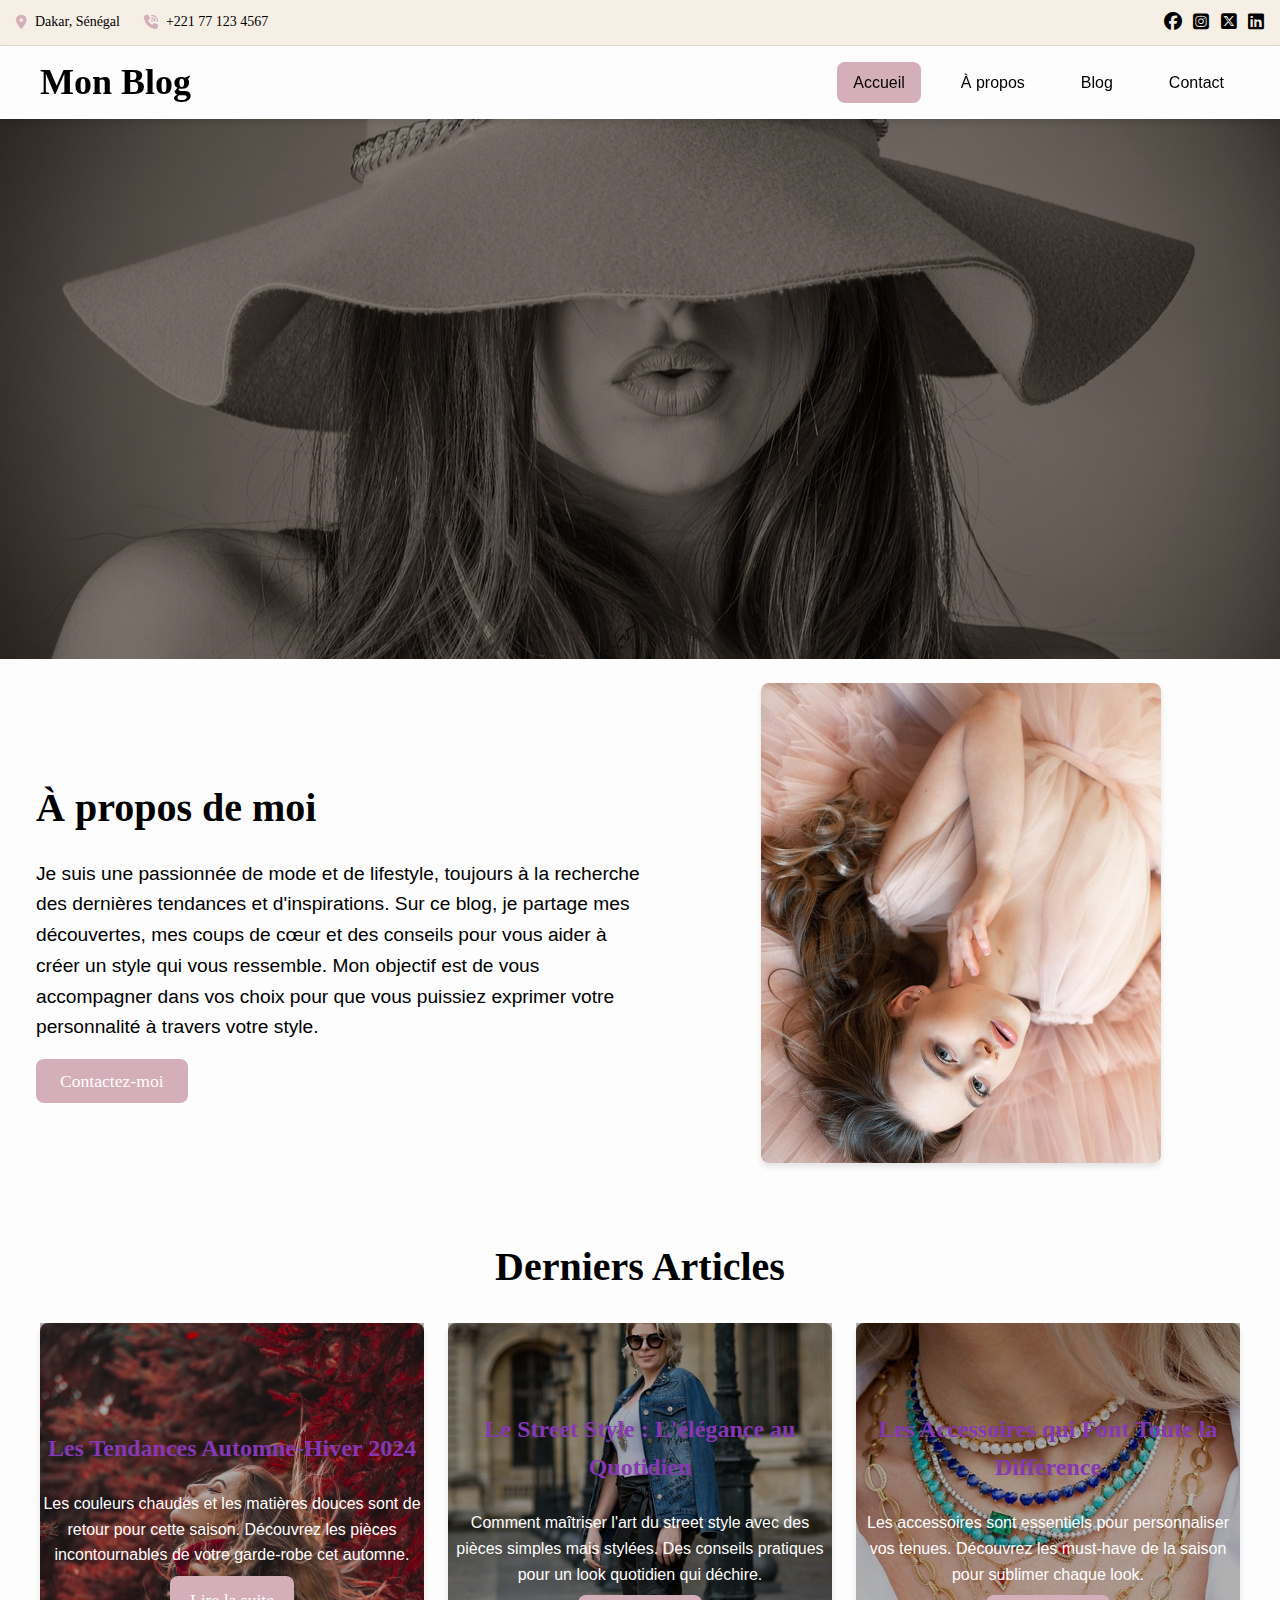
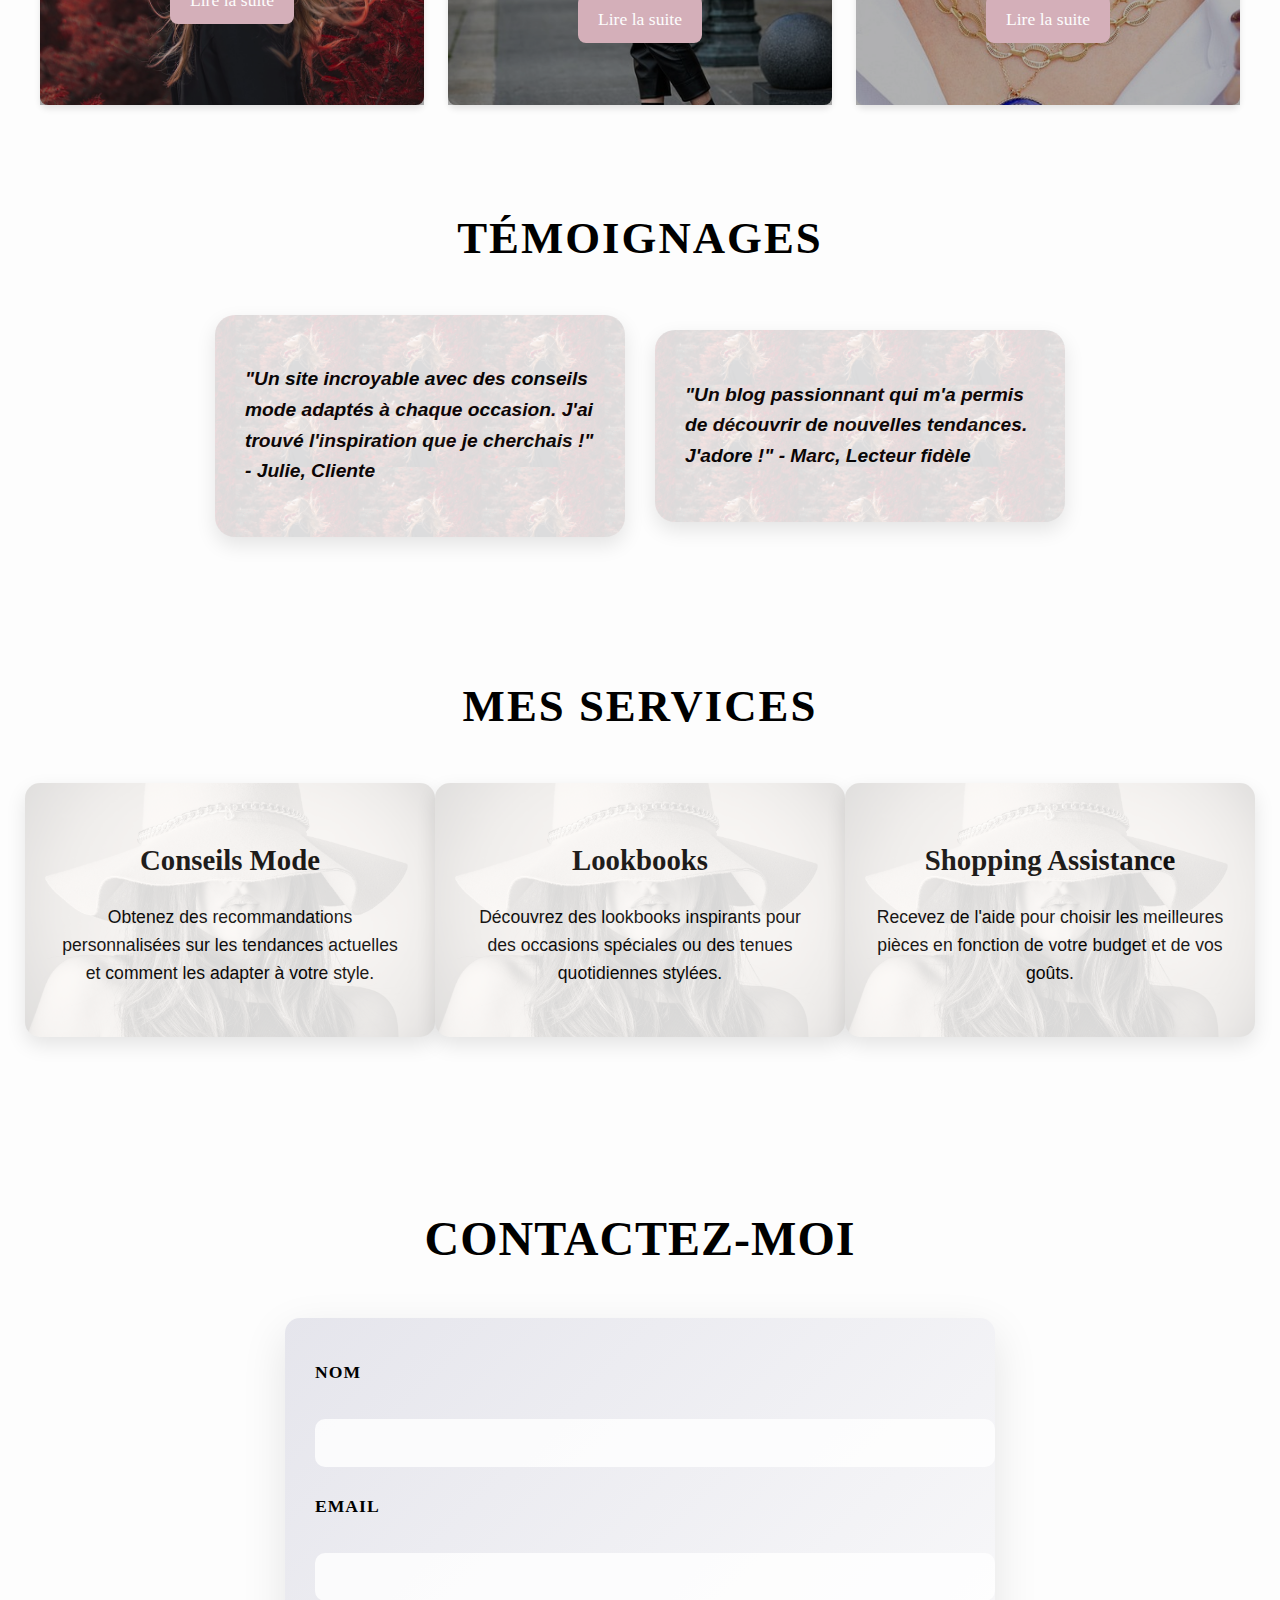
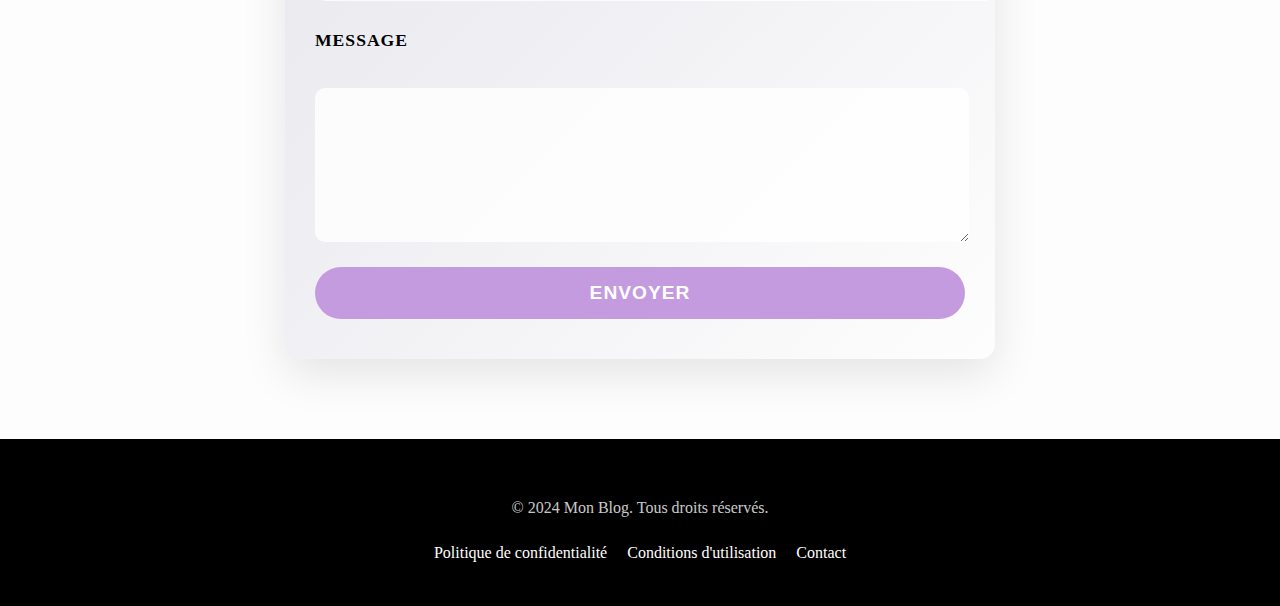
<file: index.html>
<!DOCTYPE html>
<html lang="en">
<head>
    <meta charset="UTF-8">
    <meta name="viewport" content="width=device-width, initial-scale=1.0">
    <title>Blog - Accueil</title>
    <link href="https://cdnjs.cloudflare.com/ajax/libs/font-awesome/6.5.2/css/all.min.css" rel="stylesheet">

    <!-- Lien vers les styles CSS -->
    <link rel="stylesheet" href="css/style.css">
</head>
<body>
    <!-- Header Section -->
    <header class="top-header">
        <div class="header-content">
            <div class="left-info">
                <span class="location"><i class="fa-solid fa-location-dot"></i> Dakar, Sénégal</span>
                <span class="phone"><i class="fa-solid fa-phone-volume"></i> +221 77 123 4567</span>
            </div>
            <div class="social-icons">
                <a href="#"><i class="fa-brands fa-facebook"></i></a>
                <a href="#"><i class="fa-brands fa-square-instagram"></i></a>
                <a href="#"><i class="fa-brands fa-square-x-twitter"></i></a>
                <a href="#"><i class="fa-brands fa-linkedin"></i></a>
            </div>
        </div>
    </header>

    <!-- Navbar Section -->
    <nav class="main-navbar mobile">
      <div class="navbar-content">
        <div class="logo">Mon Blog</div>
        <div class="nav-links mobile">
          <a href="index.html" class="active">Accueil</a>
          <a href="pages/about.html">À propos</a>
          <a href="pages/blog.html">Blog</a>
          <a href="pages/contact.html">Contact</a>
        </div>
        <button class="hamburger" aria-label="Menu">
          <i class="fa-solid fa-bars"></i>
        </button>
      </div>
    </nav>

    <!-- Accueil Section -->
    <div class="hero-section">
      <div class="hero-image" style="background-image: url('img/background.jpg');">
        <div class="overlay">
          <div class="hero-content">
              <h1>Bienvenue sur mon blog</h1>
              <p>Explorez mon univers et celle du blog.</p>
              <a href="pages/blog.html" class="cta-button">Découvrez mes articles</a>
          </div>
        </div>
      </div>
    </div>

    <!-- À propos Section -->
    <section class="about-section">
      <div class="about-container">
        <div class="about-text">
          <h2>À propos de moi</h2>
          <p>
            Je suis une passionnée de mode et de lifestyle, toujours à la recherche des dernières tendances
            et d'inspirations. Sur ce blog, je partage mes découvertes, mes coups de cœur et des conseils pour
            vous aider à créer un style qui vous ressemble. Mon objectif est de vous accompagner dans vos choix
            pour que vous puissiez exprimer votre personnalité à travers votre style.
          </p>
          <a href="pages/contact.html" class="cta-button">Contactez-moi</a>
        </div>
        <div class="about-image">
          <img src="img/apropos.jpg" alt="Ma photo">
        </div>
      </div>
    </section>

     <!-- Latest Blog Posts -->
      
     <!-- Derniers Articles -->
    
    
    <section class="latest-posts">
      <h2>Derniers Articles</h2>
    
      <div class="container">
        <div class="card" style="background-image: url('img/article1.jpg');">
          <div class="card-content">
            <h3>Les Tendances Automne-Hiver 2024</h3>
            <p>Les couleurs chaudes et les matières douces sont de retour pour cette saison. Découvrez les pièces incontournables de votre garde-robe cet automne.</p>
            <a href="post.html" class="btn">Lire la suite</a>
          </div>
        </div>
        <div class="card" style="background-image: url('img/article2.jpg');">
          <div class="card-content">
            <h3>Le Street Style : L'élégance au Quotidien</h3>
            <p>Comment maîtriser l'art du street style avec des pièces simples mais stylées. Des conseils pratiques pour un look quotidien qui déchire.</p>
            <a href="post.html" class="btn">Lire la suite</a>
          </div>
        </div>
        <div class="card" style="background-image: url('img/article3.jpg');">
          <div class="card-content">
            <h3>Les Accessoires qui Font Toute la Différence</h3>
            <p>Les accessoires sont essentiels pour personnaliser vos tenues. Découvrez les must-have de la saison pour sublimer chaque look.</p>
            <a href="post.html" class="btn">Lire la suite</a>
          </div>
        </div>
      </div>
    
    </section>

    <section class="testimonials">
      <h2>Témoignages</h2>
      <div class="container">
        <div class="testimonial-card">
          <p>"Un site incroyable avec des conseils mode adaptés à chaque occasion. J'ai trouvé l'inspiration que je cherchais !" - Julie, Cliente</p>
        </div>
        <div class="testimonial-card">
          <p>"Un blog passionnant qui m'a permis de découvrir de nouvelles tendances. J'adore !" - Marc, Lecteur fidèle</p>
        </div>
      </div>
    </section>


    <section class="services">
      <h2>Mes Services</h2>
      <div class="container">
        <div class="service-card">
          <h3>Conseils Mode</h3>
          <p>Obtenez des recommandations personnalisées sur les tendances actuelles et comment les adapter à votre style.</p>
        </div>
        <div class="service-card">
          <h3>Lookbooks</h3>
          <p>Découvrez des lookbooks inspirants pour des occasions spéciales ou des tenues quotidiennes stylées.</p>
        </div>
        <div class="service-card">
          <h3>Shopping Assistance</h3>
          <p>Recevez de l'aide pour choisir les meilleures pièces en fonction de votre budget et de vos goûts.</p>
        </div>
      </div>
    </section>


    <section class="contact">
      <h2>Contactez-moi</h2>
      <form action="#" method="POST">
        <label for="name">Nom</label>
        <input type="text" id="name" name="name" required>
        
        <label for="email">Email</label>
        <input type="email" id="email" name="email" required>
        
        <label for="message">Message</label>
        <textarea id="message" name="message" required></textarea>
        
        <button type="submit" class="btn">Envoyer</button>
      </form>
    </section>




    
    <!-- Footer -->
    <footer>
      <div class="footer-content">
        <p>&copy; 2024 Mon Blog. Tous droits réservés.</p>
        <div class="footer-links">
          <a href="#">Politique de confidentialité</a>
          <a href="#">Conditions d'utilisation</a>
          <a href="#">Contact</a>
        </div>
      </div>
    </footer>



  
  
  


  
      




    <script src="script.js"></script>




</body>
</html>
</file>
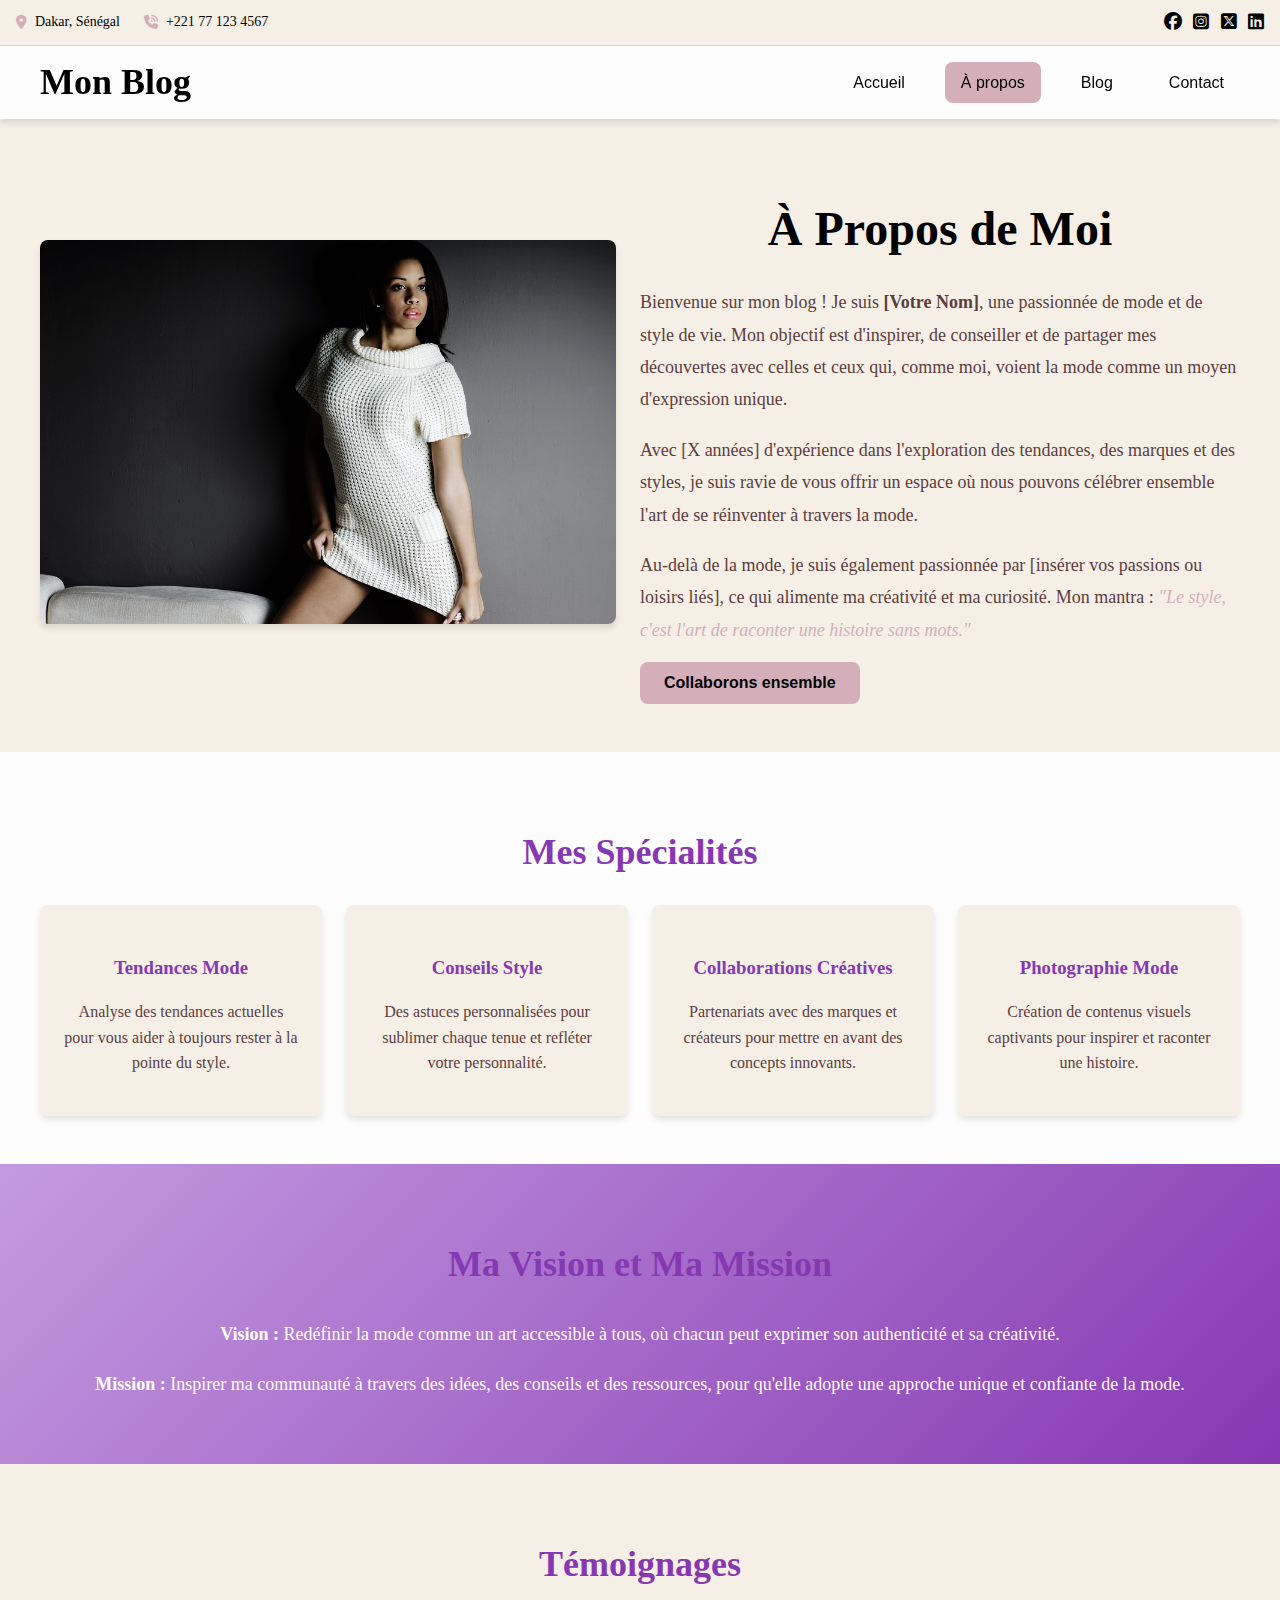
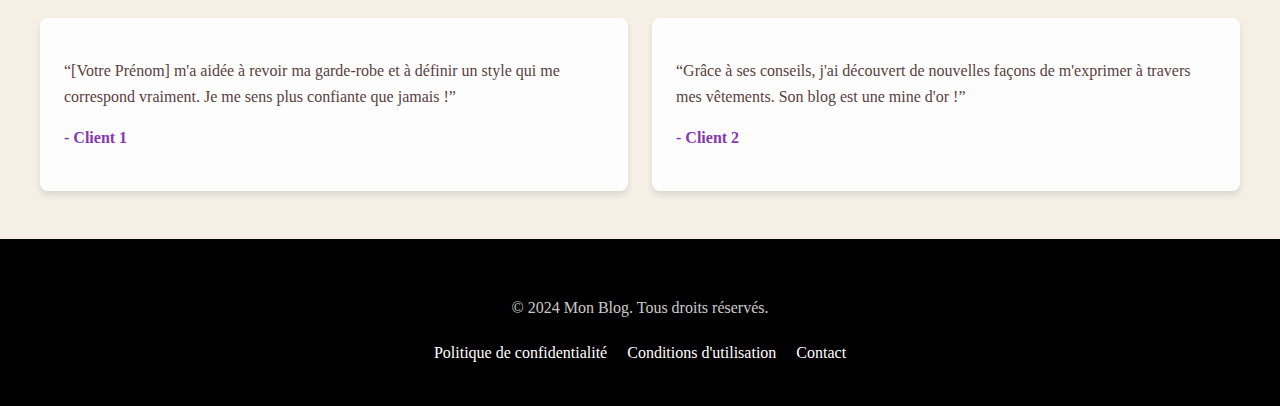
<file: pages/about.html>
<!DOCTYPE html>
<html lang="en">
<head>
    <meta charset="UTF-8">
    <meta name="viewport" content="width=device-width, initial-scale=1.0">
    <title>Blog - Accueil</title>
    <link href="https://cdnjs.cloudflare.com/ajax/libs/font-awesome/6.5.2/css/all.min.css" rel="stylesheet">

    <!-- Lien vers les styles CSS -->
    <link rel="stylesheet" href="../css/about.css">
</head>
<body>
    <!-- Header Section -->
    <header class="top-header">
        <div class="header-content">
            <div class="left-info">
                <span class="location"><i class="fa-solid fa-location-dot"></i> Dakar, Sénégal</span>
                <span class="phone"><i class="fa-solid fa-phone-volume"></i> +221 77 123 4567</span>
            </div>
            <div class="social-icons">
                <a href="#"><i class="fa-brands fa-facebook"></i></a>
                <a href="#"><i class="fa-brands fa-square-instagram"></i></a>
                <a href="#"><i class="fa-brands fa-square-x-twitter"></i></a>
                <a href="#"><i class="fa-brands fa-linkedin"></i></a>
            </div>
        </div>
    </header>

    <!-- Navbar Section -->
    <nav class="main-navbar mobile">
      <div class="navbar-content">
        <div class="logo">Mon Blog</div>
        <div class="nav-links mobile">
          <a href="../index.html">Accueil</a>
          <a href="about.html" class="active">À propos</a>
          <a href="blog.html">Blog</a>
          <a href="contact.html">Contact</a>
        </div>
        <button class="hamburger" aria-label="Menu">
          <i class="fa-solid fa-bars"></i>
        </button>
      </div>
    </nav>


    <section class="about-section">
      <div class="container">
        <div class="about-image">
          <img src="../img/about.jpg" alt="Photo de profil">
        </div>
        <div class="about-text">
          <h1 class="section-title">À Propos de Moi</h1>
          <p>
            Bienvenue sur mon blog ! Je suis <strong>[Votre Nom]</strong>, une passionnée de mode et de style de vie. 
            Mon objectif est d'inspirer, de conseiller et de partager mes découvertes avec celles et ceux qui, comme moi, 
            voient la mode comme un moyen d'expression unique.
          </p>
          <p>
            Avec [X années] d'expérience dans l'exploration des tendances, des marques et des styles, je suis ravie de 
            vous offrir un espace où nous pouvons célébrer ensemble l'art de se réinventer à travers la mode.
          </p>
          <p>
            Au-delà de la mode, je suis également passionnée par [insérer vos passions ou loisirs liés], ce qui alimente 
            ma créativité et ma curiosité. Mon mantra : <em>"Le style, c'est l'art de raconter une histoire sans mots."</em>
          </p>
          <a href="contact.html" class="btn">Collaborons ensemble</a>
        </div>
      </div>
    </section>
    
    
    <!-- Skills Section -->
    <section class="skills-section">
      <div class="container">
        <h2 class="section-title">Mes Spécialités</h2>
        <div class="skills-grid">
          <div class="skill-item">
            <h3>Tendances Mode</h3>
            <p>Analyse des tendances actuelles pour vous aider à toujours rester à la pointe du style.</p>
          </div>
          <div class="skill-item">
            <h3>Conseils Style</h3>
            <p>Des astuces personnalisées pour sublimer chaque tenue et refléter votre personnalité.</p>
          </div>
          <div class="skill-item">
            <h3>Collaborations Créatives</h3>
            <p>Partenariats avec des marques et créateurs pour mettre en avant des concepts innovants.</p>
          </div>
          <div class="skill-item">
            <h3>Photographie Mode</h3>
            <p>Création de contenus visuels captivants pour inspirer et raconter une histoire.</p>
          </div>
        </div>
      </div>
    </section>
    
    <!-- Vision & Mission Section -->
    <section class="vision-mission">
      <div class="container">
        <h2 class="section-title">Ma Vision et Ma Mission</h2>
        <p><strong>Vision :</strong> Redéfinir la mode comme un art accessible à tous, où chacun peut exprimer son authenticité et sa créativité.</p>
        <p><strong>Mission :</strong> Inspirer ma communauté à travers des idées, des conseils et des ressources, pour qu'elle adopte une approche unique et confiante de la mode.</p>
      </div>
    </section>
    
    <!-- Testimonials Section -->
    <section class="testimonials-section">
      <div class="container">
        <h2 class="section-title">Témoignages</h2>
        <div class="testimonials">
          <div class="testimonial">
            <p>“[Votre Prénom] m'a aidée à revoir ma garde-robe et à définir un style qui me correspond vraiment. Je me sens plus confiante que jamais !”</p>
            <p class="author">- Client 1</p>
          </div>
          <div class="testimonial">
            <p>“Grâce à ses conseils, j'ai découvert de nouvelles façons de m'exprimer à travers mes vêtements. Son blog est une mine d'or !”</p>
            <p class="author">- Client 2</p>
          </div>
        </div>
      </div>
    </section>
    
    
  

    <!-- Footer -->
    <footer>
      <div class="footer-content">
        <p>&copy; 2024 Mon Blog. Tous droits réservés.</p>
        <div class="footer-links">
          <a href="#">Politique de confidentialité</a>
          <a href="#">Conditions d'utilisation</a>
          <a href="#">Contact</a>
        </div>
      </div>
    </footer>




    <script src="../script.js"></script>




</body>
</html>
</file>
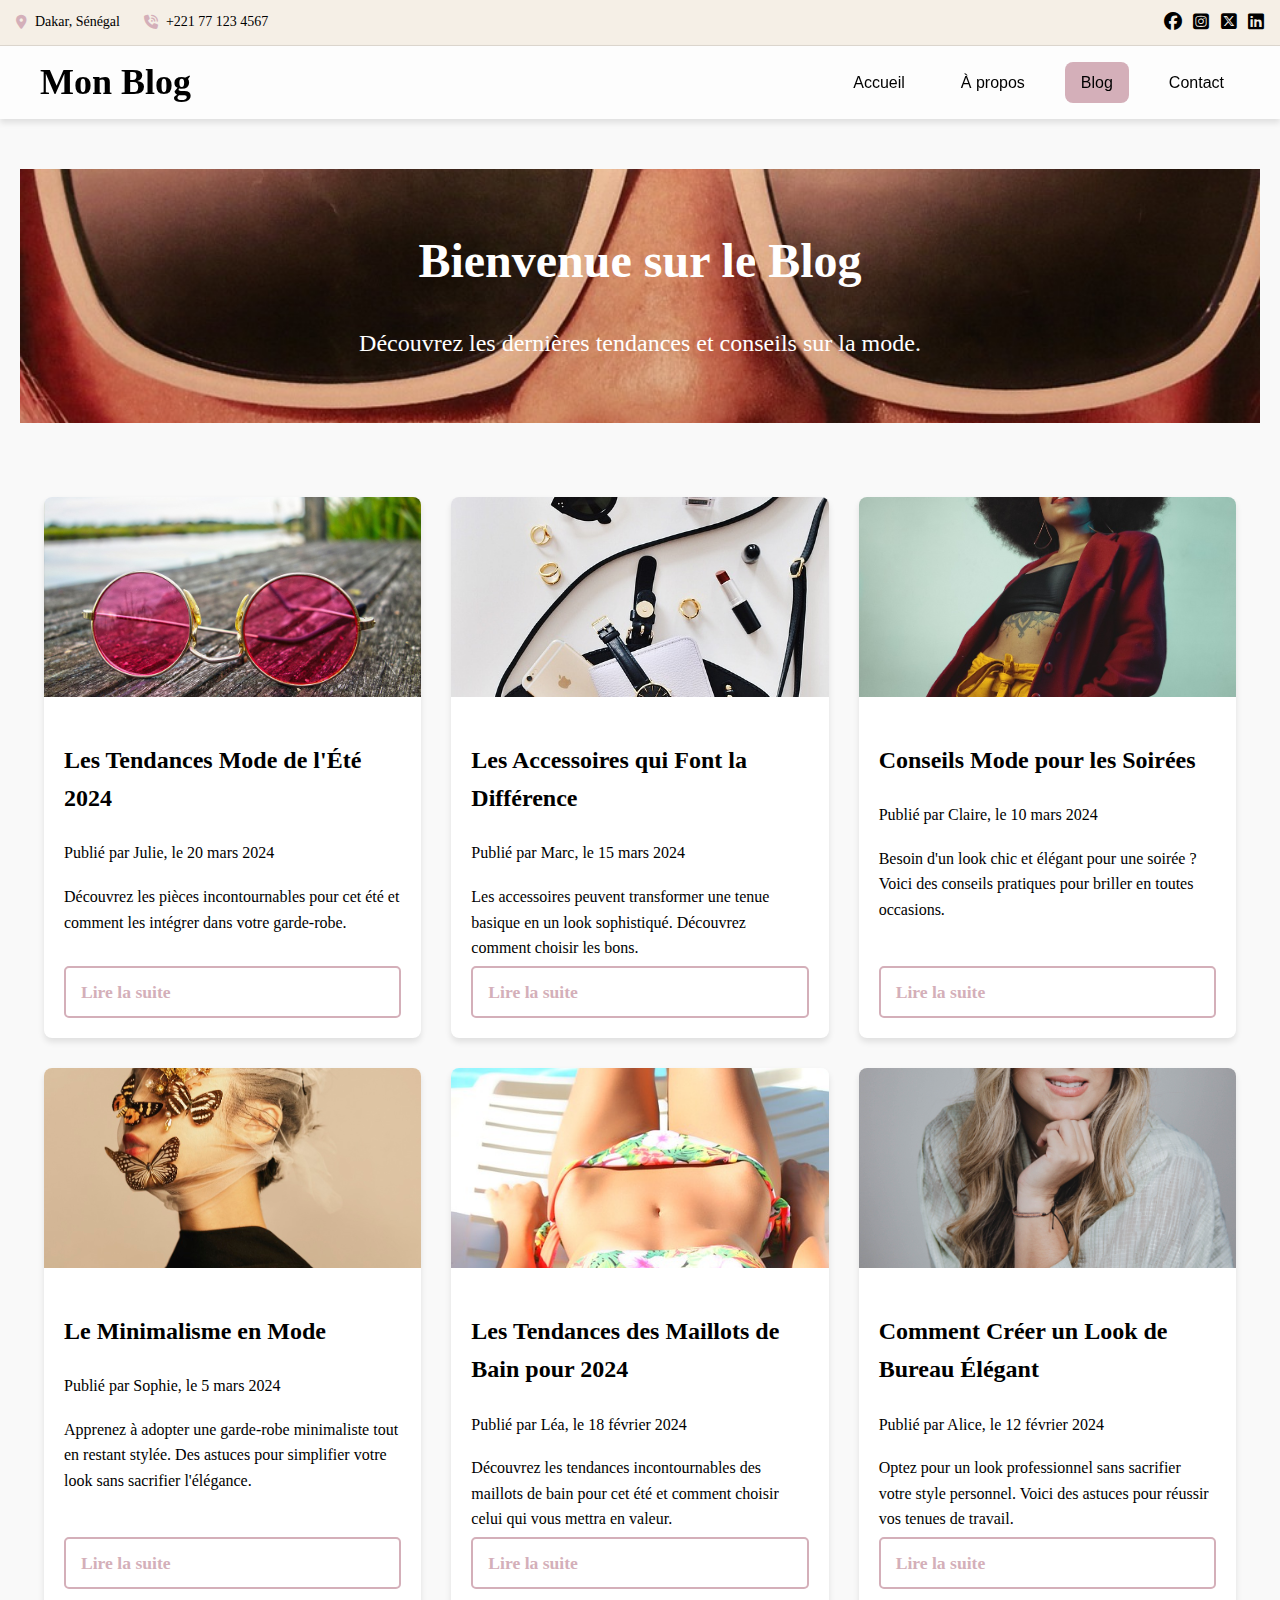
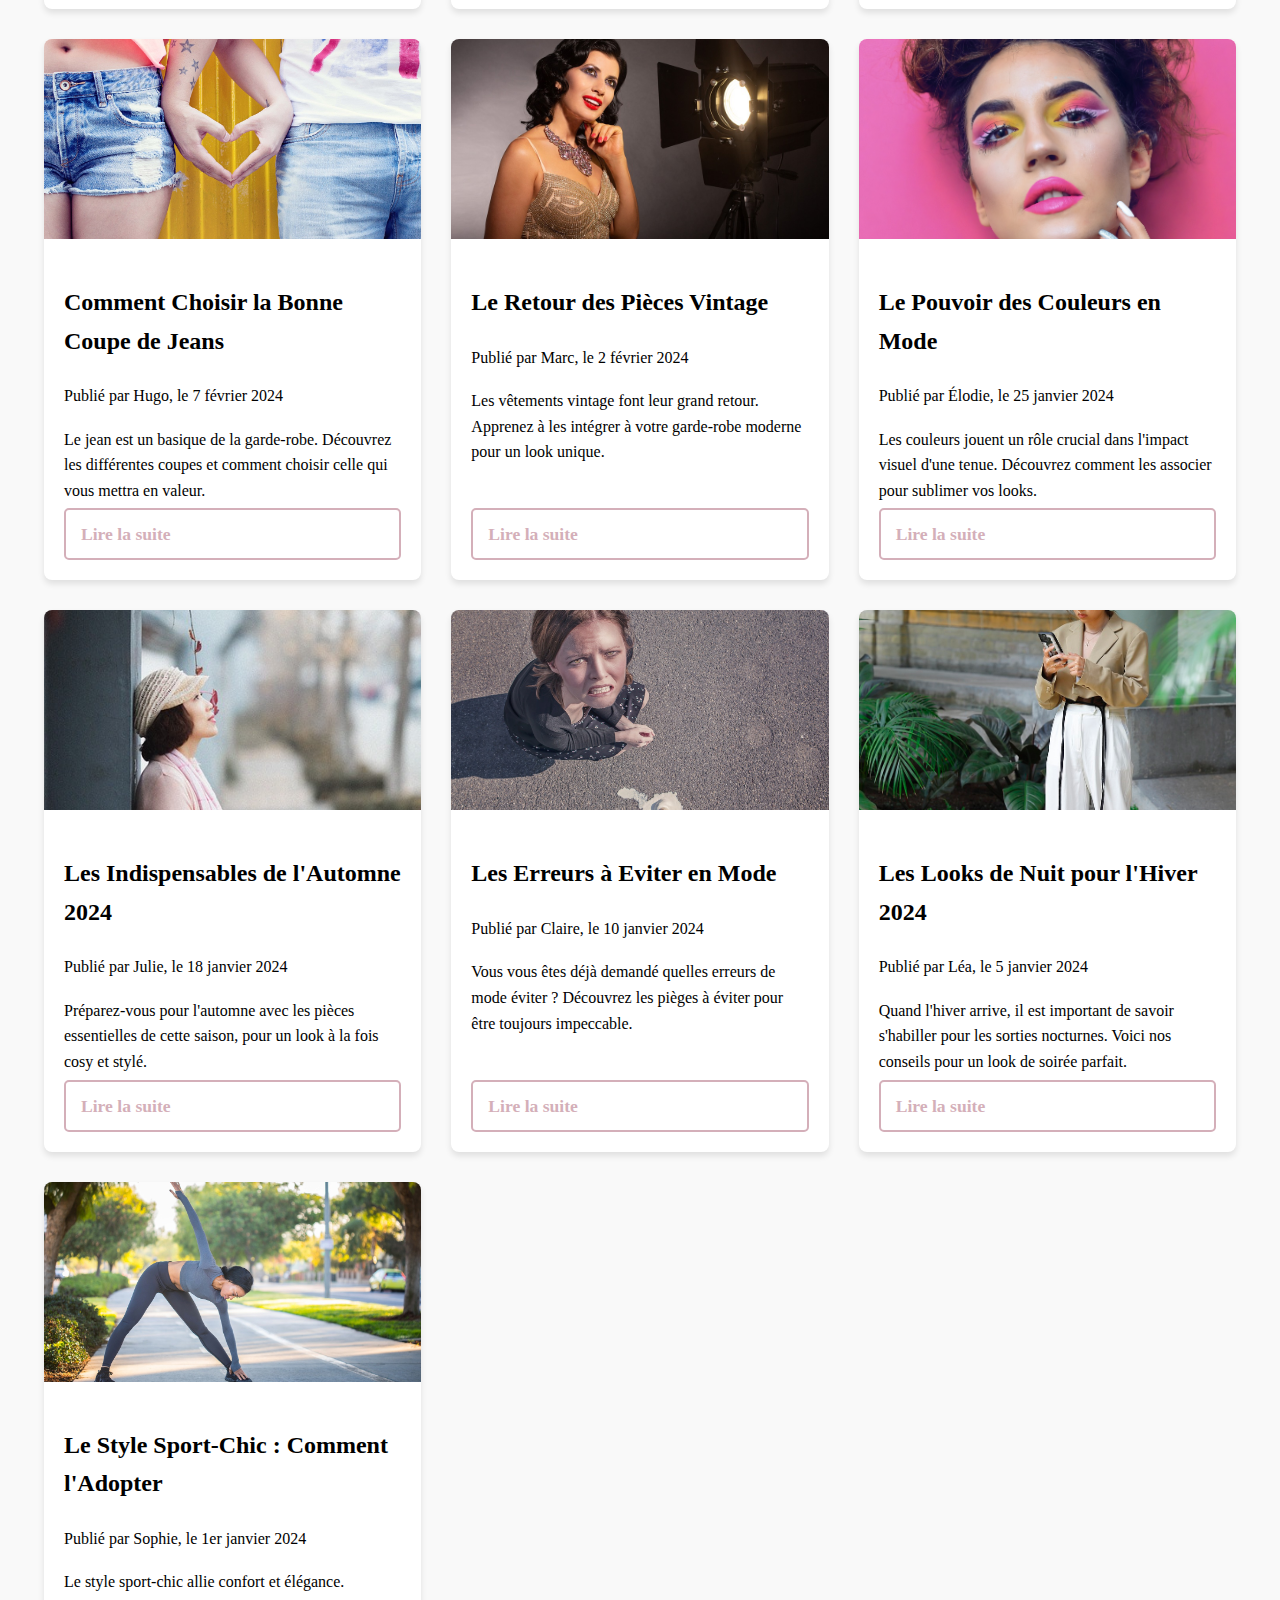
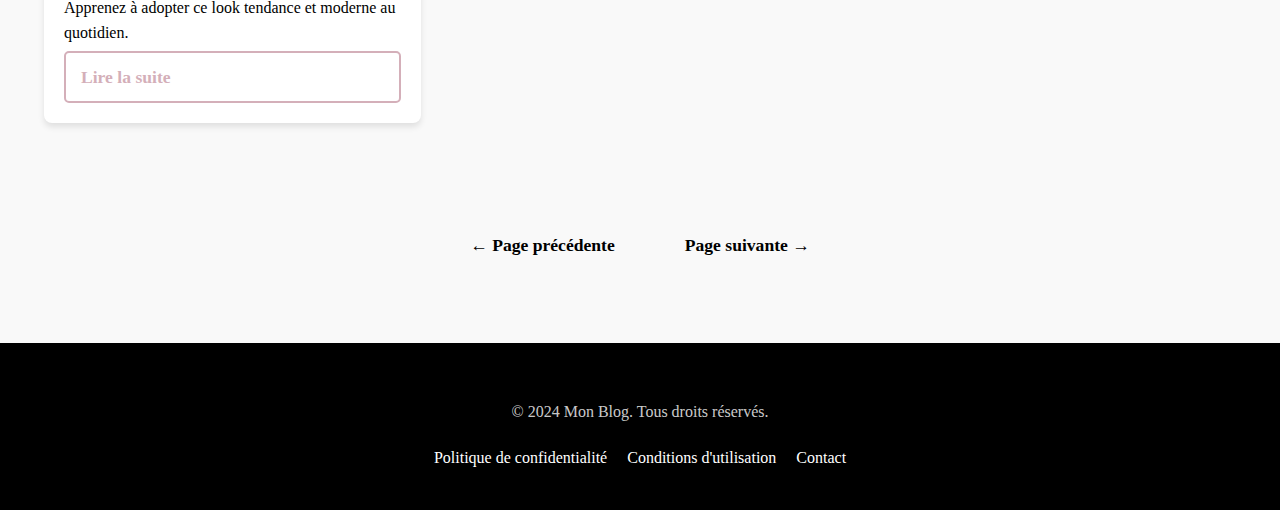
<file: pages/blog.html>
<!DOCTYPE html>
<html lang="en">
<head>
    <meta charset="UTF-8">
    <meta name="viewport" content="width=device-width, initial-scale=1.0">
    <title>Blog - Accueil</title>
    <link href="https://cdnjs.cloudflare.com/ajax/libs/font-awesome/6.5.2/css/all.min.css" rel="stylesheet">

    <!-- Lien vers les styles CSS -->
    <link rel="stylesheet" href="../css/blog.css">
</head>
<body>
    <!-- Header Section -->
    <header class="top-header">
        <div class="header-content">
            <div class="left-info">
                <span class="location"><i class="fa-solid fa-location-dot"></i> Dakar, Sénégal</span>
                <span class="phone"><i class="fa-solid fa-phone-volume"></i> +221 77 123 4567</span>
            </div>
            <div class="social-icons">
                <a href="#"><i class="fa-brands fa-facebook"></i></a>
                <a href="#"><i class="fa-brands fa-square-instagram"></i></a>
                <a href="#"><i class="fa-brands fa-square-x-twitter"></i></a>
                <a href="#"><i class="fa-brands fa-linkedin"></i></a>
            </div>
        </div>
    </header>

    <!-- Navbar Section -->
    <nav class="main-navbar mobile">
      <div class="navbar-content">
        <div class="logo">Mon Blog</div>
        <div class="nav-links mobile">
          <a href="../index.html">Accueil</a>
          <a href="about.html">À propos</a>
          <a href="blog.html" class="active">Blog</a>
          <a href="contact.html">Contact</a>
        </div>
        <button class="hamburger" aria-label="Menu">
          <i class="fa-solid fa-bars"></i>
        </button>
      </div>
    </nav>


    <!-- Blog Page -->
    <main class="blog-page">
        <!-- Blog Header avec Background Image -->
        <header class="blog-header" style="background-image: url('../img/background2.jpg');">
          <div class="header-content">
            <h1>Bienvenue sur le Blog</h1>
            <p>Découvrez les dernières tendances et conseils sur la mode.</p>
          </div>
        </header>
      
        <!-- Blog Articles -->
        <section class="blog-articles">
            <div class="container">
              <!-- Article Card -->
              <div class="article-card">
                <div class="article-image" style="background-image: url('../img/aart1.jpg');"></div>
                <div class="article-content">
                  <h2>Les Tendances Mode de l'Été 2024</h2>
                  <p class="author">Publié par Julie, le 20 mars 2024</p>
                  <p class="summary">Découvrez les pièces incontournables pour cet été et comment les intégrer dans votre garde-robe.</p>
                  <a href="post.html" class="btn">Lire la suite</a>
                </div>
              </div>
          
              <div class="article-card">
                <div class="article-image" style="background-image: url('../img/aart2.jpg');"></div>
                <div class="article-content">
                  <h2>Les Accessoires qui Font la Différence</h2>
                  <p class="author">Publié par Marc, le 15 mars 2024</p>
                  <p class="summary">Les accessoires peuvent transformer une tenue basique en un look sophistiqué. Découvrez comment choisir les bons.</p>
                  <a href="post.html" class="btn">Lire la suite</a>
                </div>
              </div>
          
              <div class="article-card">
                <div class="article-image" style="background-image: url('../img/aart3.jpg');"></div>
                <div class="article-content">
                  <h2>Conseils Mode pour les Soirées</h2>
                  <p class="author">Publié par Claire, le 10 mars 2024</p>
                  <p class="summary">Besoin d'un look chic et élégant pour une soirée ? Voici des conseils pratiques pour briller en toutes occasions.</p>
                  <a href="post.html" class="btn">Lire la suite</a>
                </div>
              </div>
          
              <div class="article-card">
                <div class="article-image" style="background-image: url('../img/aart4.jpg');"></div>
                <div class="article-content">
                  <h2>Le Minimalisme en Mode</h2>
                  <p class="author">Publié par Sophie, le 5 mars 2024</p>
                  <p class="summary">Apprenez à adopter une garde-robe minimaliste tout en restant stylée. Des astuces pour simplifier votre look sans sacrifier l'élégance.</p>
                  <a href="post.html" class="btn">Lire la suite</a>
                </div>
              </div>
          
              <!-- New Articles -->
              <div class="article-card">
                <div class="article-image" style="background-image: url('../img/aart5.jpg');"></div>
                <div class="article-content">
                  <h2>Les Tendances des Maillots de Bain pour 2024</h2>
                  <p class="author">Publié par Léa, le 18 février 2024</p>
                  <p class="summary">Découvrez les tendances incontournables des maillots de bain pour cet été et comment choisir celui qui vous mettra en valeur.</p>
                  <a href="post.html" class="btn">Lire la suite</a>
                </div>
              </div>
          
              <div class="article-card">
                <div class="article-image" style="background-image: url('../img/aart6.jpg');"></div>
                <div class="article-content">
                  <h2>Comment Créer un Look de Bureau Élégant</h2>
                  <p class="author">Publié par Alice, le 12 février 2024</p>
                  <p class="summary">Optez pour un look professionnel sans sacrifier votre style personnel. Voici des astuces pour réussir vos tenues de travail.</p>
                  <a href="post.html" class="btn">Lire la suite</a>
                </div>
              </div>
          
              <div class="article-card">
                <div class="article-image" style="background-image: url('../img/aart7.jpg');"></div>
                <div class="article-content">
                  <h2>Comment Choisir la Bonne Coupe de Jeans</h2>
                  <p class="author">Publié par Hugo, le 7 février 2024</p>
                  <p class="summary">Le jean est un basique de la garde-robe. Découvrez les différentes coupes et comment choisir celle qui vous mettra en valeur.</p>
                  <a href="post.html" class="btn">Lire la suite</a>
                </div>
              </div>
          
              <div class="article-card">
                <div class="article-image" style="background-image: url('../img/aart8.jpg');"></div>
                <div class="article-content">
                  <h2>Le Retour des Pièces Vintage</h2>
                  <p class="author">Publié par Marc, le 2 février 2024</p>
                  <p class="summary">Les vêtements vintage font leur grand retour. Apprenez à les intégrer à votre garde-robe moderne pour un look unique.</p>
                  <a href="post.html" class="btn">Lire la suite</a>
                </div>
              </div>
          
              <div class="article-card">
                <div class="article-image" style="background-image: url('../img/aart9.jpg');"></div>
                <div class="article-content">
                  <h2>Le Pouvoir des Couleurs en Mode</h2>
                  <p class="author">Publié par Élodie, le 25 janvier 2024</p>
                  <p class="summary">Les couleurs jouent un rôle crucial dans l'impact visuel d'une tenue. Découvrez comment les associer pour sublimer vos looks.</p>
                  <a href="post.html" class="btn">Lire la suite</a>
                </div>
              </div>
          
              <div class="article-card">
                <div class="article-image" style="background-image: url('../img/aart10.jpg');"></div>
                <div class="article-content">
                  <h2>Les Indispensables de l'Automne 2024</h2>
                  <p class="author">Publié par Julie, le 18 janvier 2024</p>
                  <p class="summary">Préparez-vous pour l'automne avec les pièces essentielles de cette saison, pour un look à la fois cosy et stylé.</p>
                  <a href="post.html" class="btn">Lire la suite</a>
                </div>
              </div>
          
              <div class="article-card">
                <div class="article-image" style="background-image: url('../img/aart11.jpg');"></div>
                <div class="article-content">
                  <h2>Les Erreurs à Eviter en Mode</h2>
                  <p class="author">Publié par Claire, le 10 janvier 2024</p>
                  <p class="summary">Vous vous êtes déjà demandé quelles erreurs de mode éviter ? Découvrez les pièges à éviter pour être toujours impeccable.</p>
                  <a href="post.html" class="btn">Lire la suite</a>
                </div>
              </div>
          
              <div class="article-card">
                <div class="article-image" style="background-image: url('../img/aart12.jpg');"></div>
                <div class="article-content">
                  <h2>Les Looks de Nuit pour l'Hiver 2024</h2>
                  <p class="author">Publié par Léa, le 5 janvier 2024</p>
                  <p class="summary">Quand l'hiver arrive, il est important de savoir s'habiller pour les sorties nocturnes. Voici nos conseils pour un look de soirée parfait.</p>
                  <a href="post.html" class="btn">Lire la suite</a>
                </div>
              </div>
          
              <div class="article-card">
                <div class="article-image" style="background-image: url('../img/aart13.jpg');"></div>
                <div class="article-content">
                  <h2>Le Style Sport-Chic : Comment l'Adopter</h2>
                  <p class="author">Publié par Sophie, le 1er janvier 2024</p>
                  <p class="summary">Le style sport-chic allie confort et élégance. Apprenez à adopter ce look tendance et moderne au quotidien.</p>
                  <a href="post.html" class="btn">Lire la suite</a>
                </div>
              </div>
            </div>
          </section>
          
      
        <!-- Pagination -->
        <section class="pagination">
          <div class="container">
            <a href="#" class="prev-btn">&larr; Page précédente</a>
            <a href="#" class="next-btn">Page suivante &rarr;</a>
          </div>
        </section>
    </main>
  

  

    <!-- Footer -->
    <footer>
      <div class="footer-content">
        <p>&copy; 2024 Mon Blog. Tous droits réservés.</p>
        <div class="footer-links">
          <a href="#">Politique de confidentialité</a>
          <a href="#">Conditions d'utilisation</a>
          <a href="#">Contact</a>
        </div>
      </div>
    </footer>




    <script src="../script.js"></script>




</body>
</html>
</file>
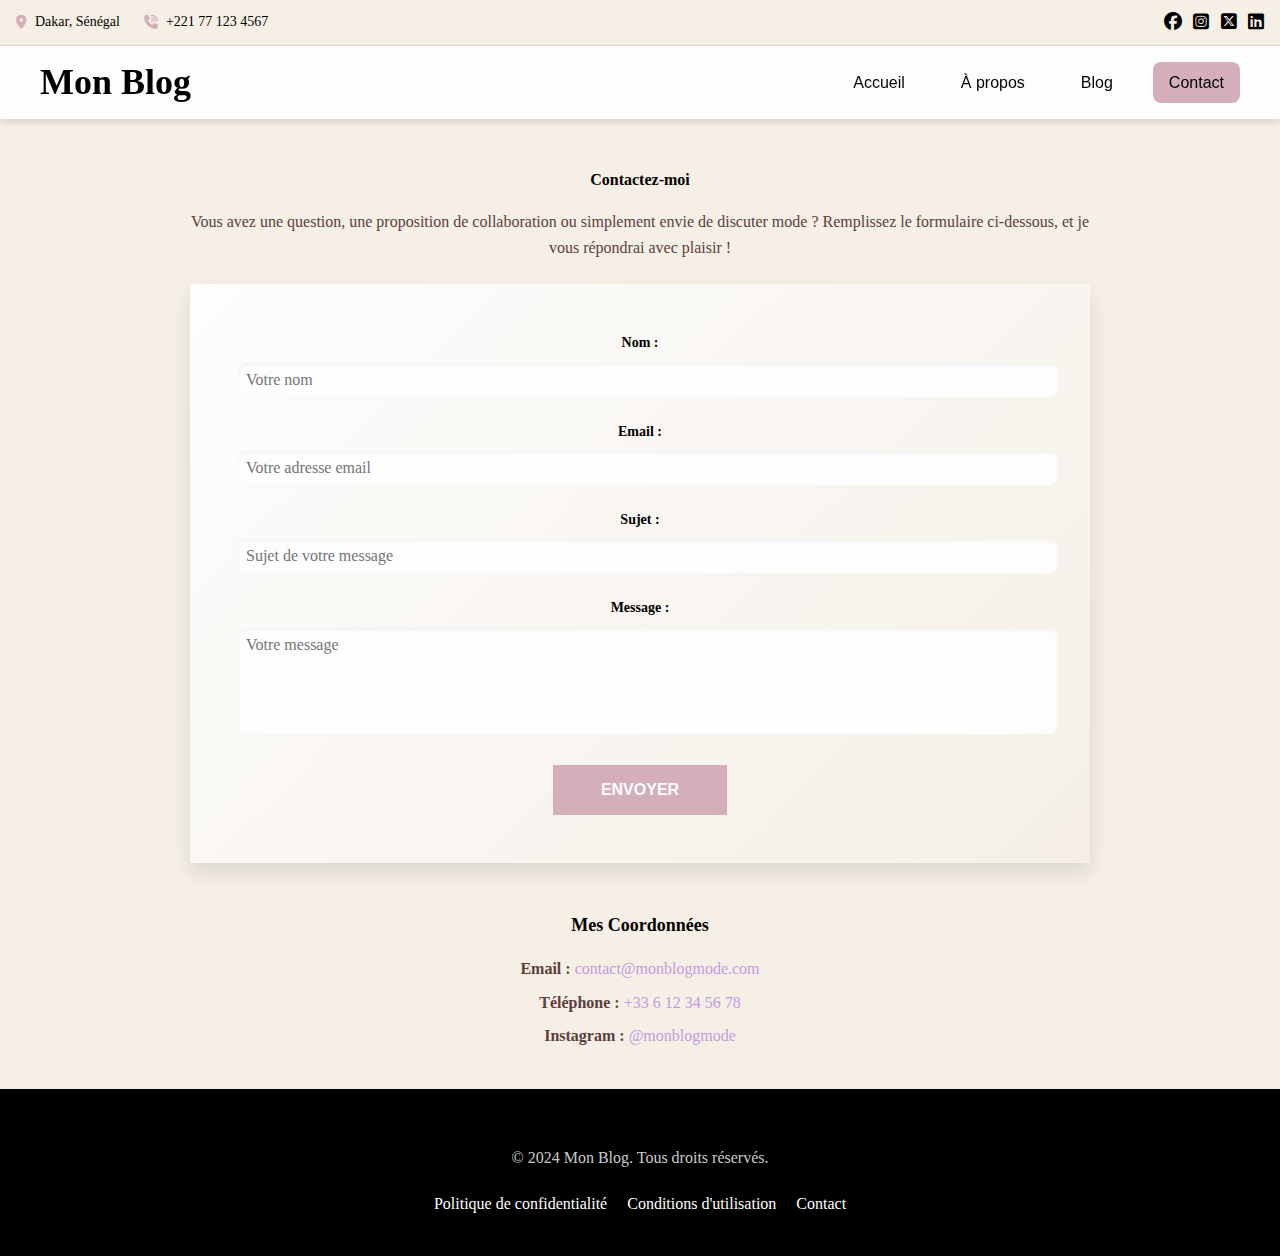
<file: pages/contact.html>
<!DOCTYPE html>
<html lang="en">
<head>
    <meta charset="UTF-8">
    <meta name="viewport" content="width=device-width, initial-scale=1.0">
    <title>Blog - Accueil</title>
    <link href="https://cdnjs.cloudflare.com/ajax/libs/font-awesome/6.5.2/css/all.min.css" rel="stylesheet">

    <!-- Lien vers les styles CSS -->
    <link rel="stylesheet" href="../css/contact.css">
</head>
<body>
    <!-- Header Section -->
    <header class="top-header">
        <div class="header-content">
            <div class="left-info">
                <span class="location"><i class="fa-solid fa-location-dot"></i> Dakar, Sénégal</span>
                <span class="phone"><i class="fa-solid fa-phone-volume"></i> +221 77 123 4567</span>
            </div>
            <div class="social-icons">
                <a href="#"><i class="fa-brands fa-facebook"></i></a>
                <a href="#"><i class="fa-brands fa-square-instagram"></i></a>
                <a href="#"><i class="fa-brands fa-square-x-twitter"></i></a>
                <a href="#"><i class="fa-brands fa-linkedin"></i></a>
            </div>
        </div>
    </header>

    <!-- Navbar Section -->
    <nav class="main-navbar mobile">
      <div class="navbar-content">
        <div class="logo">Mon Blog</div>
        <div class="nav-links mobile">
          <a href="../index.html">Accueil</a>
          <a href="about.html">À propos</a>
          <a href="blog.html">Blog</a>
          <a href="contact.html" class="active">Contact</a>
        </div>
        <button class="hamburger" aria-label="Menu">
          <i class="fa-solid fa-bars"></i>
        </button>
      </div>
    </nav>


    <section class="contact-section">
        <div class="container">
          <h1 class="section-title">Contactez-moi</h1>
          <p class="intro-text">
            Vous avez une question, une proposition de collaboration ou simplement envie de discuter mode ? 
            Remplissez le formulaire ci-dessous, et je vous répondrai avec plaisir !
          </p>
          
          <div class="contact-form-wrapper">
            <form action="#" method="POST" class="contact-form">
              <div class="form-group">
                <label for="name">Nom :</label>
                <input type="text" id="name" name="name" placeholder="Votre nom" required>
              </div>
              <div class="form-group">
                <label for="email">Email :</label>
                <input type="email" id="email" name="email" placeholder="Votre adresse email" required>
              </div>
              <div class="form-group">
                <label for="subject">Sujet :</label>
                <input type="text" id="subject" name="subject" placeholder="Sujet de votre message" required>
              </div>
              <div class="form-group">
                <label for="message">Message :</label>
                <textarea id="message" name="message" placeholder="Votre message" rows="5" required></textarea>
              </div>
              <button type="submit" class="btn">Envoyer</button>
            </form>
          </div>
          
          
          <div class="contact-info">
            <h2>Mes Coordonnées</h2>
            <ul>
              <li><strong>Email :</strong> <a href="mailto:contact@monblogmode.com">contact@monblogmode.com</a></li>
              <li><strong>Téléphone :</strong> <a href="tel:+33612345678">+33 6 12 34 56 78</a></li>
              <li><strong>Instagram :</strong> <a href="https://instagram.com/monblogmode" target="_blank">@monblogmode</a></li>
            </ul>
          </div>
        </div>
      </section>

  

  

    <!-- Footer -->
    <footer>
      <div class="footer-content">
        <p>&copy; 2024 Mon Blog. Tous droits réservés.</p>
        <div class="footer-links">
          <a href="#">Politique de confidentialité</a>
          <a href="#">Conditions d'utilisation</a>
          <a href="#">Contact</a>
        </div>
      </div>
    </footer>




    <script src="../script.js"></script>




</body>
</html>
</file>
<file: css/style.css>
@import url('variables.css');




/* Style pour la section */
.hero-section {
    position: relative;
    width: 100%;
    height: 60vh; /* Prend toute la hauteur de la fenêtre */
}

/* Image de fond */
.hero-image {
    width: 100%;
    height: 100%;
    background-size: cover;
    background-position: center;
    position: relative;
}

/* Overlay sombre */
.hero-image .overlay {
    position: absolute;
    top: 0;
    left: 0;
    width: 100%;
    height: 100%;
    background: rgba(0, 0, 0, 0.5); /* Ombre noire légère */
    display: flex;
    justify-content: center;
    align-items: center;
}

/* Contenu du texte */
.hero-content {
    text-align: center;
    color: white;
    max-width: 80%;
}

/* Titre */
.hero-content h1 {
    font-family: var(--font-primary);
    font-size: 4rem;
    font-weight: 800;
    margin-bottom: 20px;
    color: var(--color-link);
}

/* Description sous le titre */
.hero-content p {
    font-family: var(--font-sans);
    font-size: 1.2rem;
    margin-bottom: 30px;
}

/* Bouton Call to Action */
.cta-button {
    font-family: var(--font-primary);
    font-size: 1.1rem;
    padding: 15px 30px;
    background-color: var(--color-accent);
    color: var(--color-bg);
    border: none;
    border-radius: var(--border-radius);
    text-decoration: none;
    transition: background-color 0.3s ease;
}

.cta-button:hover {
    background-color: var(--color-bg);
    color: var(--color-accent);
}

/* Rendre responsive */
@media (max-width: 1200px) {
    .hero-content h1 {
        font-size: 2.5rem;
    }

    .hero-content p {
        font-size: 1.1rem;
    }

    .cta-button {
        font-size: 1rem;
        padding: 12px 25px;
    }
}

@media (max-width: 768px) {
    .hero-section {
        height: 50vh; /* Réduit la hauteur sur les écrans plus petits */
    }

    .hero-content h1 {
        font-size: 2rem;
    }

    .hero-content p {
        font-size: 1rem;
    }

    .cta-button {
        font-size: 0.9rem;
        padding: 10px 20px;
    }
}

@media (max-width: 480px) {
    .hero-section {
        height: 40vh; /* Encore plus petit sur les petits écrans */
    }

    .hero-content h1 {
        font-size: 1.5rem;
    }

    .hero-content p {
        font-size: 0.9rem;
    }

    .cta-button {
        font-size: 0.8rem;
        padding: 8px 15px;
    }
}



/* Animation pour l'apparition du contenu */
.hero-content {
    opacity: 0;
    transform: translateY(20px);
    animation: fadeInUp 1s forwards;
    animation-delay: 0.5s; /* Délai pour que l'animation commence après un petit instant */
}

/* Animation fadeInUp */
@keyframes fadeInUp {
    to {
        opacity: 1;
        transform: translateY(0);
    }
}













/* À propos Section */
.about-section {
  background-color: var(--color-bg-light);
  padding: var(--spacing-large) 0;
  display: flex;
  justify-content: center;
  align-items: center;
}

.about-container {
  display: flex;
  justify-content: space-between;
  align-items: center;
  max-width: 100vw;
  width: 100%;
  padding: 0 var(--spacing-medium);
}

.about-text {
  flex: 1;
  padding: 0 20px;
  padding-right: var(--spacing-medium);
}

.about-text h2 {
  font-family: var(--font-primary);
  font-size: 2.5rem;
  color: var(--color-text);
  margin-bottom: var(--spacing-medium);
  font-weight: bold;
}

.about-text p {
  font-family: var(--font-sans);
  font-size: 1.2rem;
  color: var(--color-text);
  line-height: 1.6;
  margin-bottom: var(--spacing-large);
}

.cta-button {
  font-family: var(--font-primary);
  font-size: 1.1rem;
  padding: 12px 24px;
  background-color: var(--color-accent);
  color: var(--color-bg);
  border: none;
  border-radius: var(--border-radius);
  text-decoration: none;
  transition: background-color 0.3s ease;
}

.cta-button:hover {
  background-color: var(--color-accent);
  color: var(--color-text);
  transform: scale(1.05);
  font-weight: 800;
}

.about-image {
  flex: 1;
  display: flex;
  justify-content: center;
  align-items: center;
}

.about-image img {
  width: 100%;
  height: auto;
  max-width: 400px;
  border-radius: var(--border-radius);
  box-shadow: var(--box-shadow);
}

@media (max-width: 768px) {
  .about-container {
    flex-direction: column;
    text-align: center;
  }

  .about-text {
    padding-right: 0;
    margin-bottom: var(--spacing-medium);
  }

  .about-image {
    margin-top: var(--spacing-medium);
  }

  .about-image img {
    max-width: 100%;
  }
}
















/* Derniers Articles Section */
.latest-posts {
    background-color: var(--color-bg-light);
    padding: var(--spacing-large) 0;
    text-align: center;
  }
  
  .latest-posts h2 {
    font-family: var(--font-primary);
    font-size: 2.5rem;
    color: var(--color-text);
    margin-bottom: var(--spacing-large);
  }
  
  .container {
    display: grid;
    grid-template-columns: repeat(auto-fill, minmax(300px, 1fr));
    gap: var(--spacing-large);
    max-width: 1200px;
    margin: 0 auto;
    padding: 0 var(--spacing-medium);
  }
  
  .card {
    position: relative;
    background-size: cover;
    background-position: center;
    background-repeat: no-repeat;
    height: 350px; /* Fixed height for uniformity */
    display: flex;
    justify-content: center;
    align-items: center;
    transition: transform 0.3s ease, box-shadow 0.3s ease;
    cursor: pointer;
    border-radius: var(--border-radius);
    box-shadow: var(--box-shadow);

  }
  .card:hover{
    opacity: 1;
  }
  
  .card-content {
    display: flex;
    flex-direction: column;
    justify-content: center;
    align-items: center;
    position: absolute;
    text-align: center;
    color: var(--color-bg);
    z-index: 2;
    padding: var(--spacing-small);
    width: 100%;
  }
  
  .card h3 {
    font-family: var(--font-primary);
    font-size: 1.5rem;
    margin-bottom: var(--spacing-small);
    color: var(--color-link-hover);
    font-weight: 800;
  }
  
  .card p {
    font-family: var(--font-sans);
    font-size: 1rem;
    margin-bottom: var(--spacing-small);
  }
  
  .card .btn {
    font-family: var(--font-primary);
    font-size: 1.1rem;
    padding: 10px 20px;
    background-color: var(--color-accent);
    color: var(--color-bg);
    border-radius: var(--border-radius);
    text-decoration: none;
    transition: background-color 0.3s ease, transform 0.2s ease;
  }
  
  .card .btn:hover {
    background-color: var(--color-bg);
    color: var(--color-accent);
    transform: scale(1.05);
  }
  
  .card:hover {
    transform: translateY(-10px);
    box-shadow: 0 6px 15px rgba(0, 0, 0, 0.1);
  }
  
  /* Card background image with low opacity */
  .card::before {
    content: '';
    position: absolute;
    top: 0;
    left: 0;
    width: 100%;
    height: 100%;
    background-color: rgba(0, 0, 0, 0.3); /* Dark overlay for text contrast */
    z-index: 1;
  }
  
  /* Responsive Design for smaller screens */
  @media (max-width: 768px) {
    .latest-posts h2 {
      font-size: 2rem;
    }
  
    .container {
      grid-template-columns: 1fr; /* Stack cards on smaller screens */
    }
  }

  










  /* Section Témoignages */
.testimonials {
    padding: 50px 0;
    background-color: var(--color-bg-light);
    text-align: center;
    position: relative;
  }
  
  .testimonials h2 {
    font-family: var(--font-primary);
    font-size: 2.8rem;
    color: var(--color-text);
    margin-bottom: 40px;
    text-transform: uppercase;
    letter-spacing: 2px;
  }
  
  .testimonials .container {
    display: flex;
    justify-content: center;
    align-items: center;
    gap: 30px;
    flex-wrap: wrap;
  }
  
  .testimonial-card {
    background-color: var(--color-bg);
    padding: 30px;
    border-radius: 20px;
    box-shadow: 0 8px 20px rgba(0, 0, 0, 0.1);
    width: 350px;
    text-align: left;
    position: relative;
    overflow: hidden;
    transition: transform 0.3s ease, box-shadow 0.3s ease;
    z-index: 1;
    font-family: var(--font-sans);
    opacity: 1;
  }
  
  .testimonial-card::before {
    content: '';
    position: absolute;
    top: 0;
    left: 0;
    width: 100%;
    height: 100%;
    background-image: url('../img/article1.jpg'); /* Vous pouvez remplacer avec une icône de citation */
    background-position: center;
    background-size: 30%;
    opacity: 0.15;
    pointer-events: none;
  }
  
  .testimonial-card p {
    font-size: 1.2rem;
    color: var(--color-text);
    line-height: 1.6;
    margin-bottom: 20px;
  }
  
  .testimonial-card p:last-child {
    font-style: italic;
    font-weight: bold;
    color: var(--color-primary);
  }
  
  .testimonial-card:hover {
    transform: translateY(-10px);
    box-shadow: 0 15px 30px rgba(0, 0, 0, 0.2);
  }
  
  .testimonial-card:hover::before {
    opacity: 0.2;
  }
  
  .testimonial-card .author {
    font-weight: bold;
    color: var(--color-accent);
    font-size: 1rem;
    margin-top: 20px;
  }
  
  .testimonial-card .author::before {
    content: '- ';
    font-size: 1.5rem;
    color: var(--color-accent);
  }
  
  @media screen and (max-width: 768px) {
    .testimonials .container {
      flex-direction: column;
      align-items: center;
      overflow: hidden;
    }
  
    .testimonial-card {
      width: 90%;
      margin-bottom: 30px;
    }
  }

  






  /* Section des Services */
.services {
    padding: 60px 0;
    background-color: var(--color-bg-light);
    text-align: center;
    position: relative;
  }
  
  .services h2 {
    font-family: var(--font-primary);
    font-size: 2.8rem;
    color: var(--color-text);
    margin-bottom: 40px;
    text-transform: uppercase;
    letter-spacing: 2px;
  }
  
  .services .container {
    display: grid;
    grid-template-columns: repeat(3, 1fr);
    gap: 30px;
    justify-items: center;
    align-items: center;
    margin-top: 30px;
  }
  
  .service-card {
    background-color: var(--color-bg);
    border-radius: 15px;
    box-shadow: 0 8px 20px rgba(0, 0, 0, 0.1);
    padding: 30px;
    width: 100%;
    max-width: 350px;
    text-align: center;
    transition: all 0.3s ease-in-out;
    overflow: hidden;
    position: relative;
    font-family: var(--font-sans);
  }
  
  .service-card h3 {
    font-size: 1.8rem;
    font-weight: 600;
    color: var(--color-primary);
    margin-bottom: 20px;
    text-transform: capitalize;
  }
  
  .service-card p {
    font-size: 1.1rem;
    color: var(--color-text);
    line-height: 1.6;
    margin-bottom: 20px;
  }
  
  .service-card:hover {
    transform: translateY(-10px);
    box-shadow: 0 20px 30px rgba(0, 0, 0, 0.2);
    background-color: var(--color-accent-light);
  }
  
  .service-card:hover h3 {
    color: var(--color-primary-dark);
  }
  
  .service-card:hover p {
    color: var(--color-primary);
  }
  
  .service-card::before {
    content: '';
    position: absolute;
    top: 0;
    left: 0;
    width: 100%;
    height: 100%;
    background-image: url('../img/background.jpg'); /* Ajouter une image d'arrière-plan spécifique */
    background-size: cover;
    background-position: center;
    opacity: 0.15;
    z-index: 0;
  }
  
  .service-card .card-content {
    position: relative;
    z-index: 1;
  }
  
  @media screen and (max-width: 768px) {
    .services .container {
      grid-template-columns: 1fr 1fr;
    }
  
    .service-card {
      max-width: 100%;
      margin-bottom: 30px;
    }
  }
  
  @media screen and (max-width: 480px) {
    .services .container {
      grid-template-columns: 1fr;
    }
  }

  











/* Section Contact */
.contact {
    padding: 80px 20px;
    background-color: var(--color-bg-light);
    display: flex;
    flex-direction: column;
    align-items: center;
    justify-content: center;
  }
  
  .contact h2 {
    font-family: var(--font-primary);
    font-size: 3rem;
    font-weight: 600;
    color: var(--color-text);
    margin-bottom: 40px;
    text-align: center;
    text-transform: uppercase;
    letter-spacing: 1px;
    position: relative;
  }
  
  .contact h2::after {
    content: "";
    position: absolute;
    width: 50%;
    height: 3px;
    background-color: var(--color-primary);
    bottom: -15px;
    left: 25%;
  }
  
  .contact form {
    background: linear-gradient(135deg, rgba(19, 19, 87, 0.1), rgba(255, 255, 255, 0.2));
    border-radius: 15px;
    box-shadow: 0 15px 45px rgba(0, 0, 0, 0.1);
    padding: 40px 30px;
    width: 100%;
    max-width: 650px;
    display: flex;
    flex-direction: column;
    gap: 25px;
  }
  
  .contact label {
    font-size: 1.1rem;
    font-weight: 600;
    color: var(--color-text);
    text-transform: uppercase;
    margin-bottom: 8px;
    letter-spacing: 1px;
  }
  
  .contact input, .contact textarea {
    width: 100%;
    border-radius: 10px;
    border: 2px solid var(--color-border);
    font-size: 1rem;
    color: var(--color-text);
    background-color: rgba(255, 255, 255, 0.8);
    transition: all 0.3s ease;
  }
  
  .contact input{
    padding: 15px;
  }
  .contact input:focus, .contact textarea:focus {
    border-color: var(--color-primary);
    background-color: rgba(255, 255, 255, 1);
    outline: none;
  }
  
  .contact textarea {
    min-height: 150px;
    resize: vertical;
  }
  
  .contact button {
    background-color: var(--color-link);
    color: #fff;
    font-size: 1.2rem;
    padding: 15px 25px;
    border-radius: 30px;
    border: none;
    cursor: pointer;
    font-weight: 600;
    transition: background-color 0.3s ease, transform 0.3s ease;
    text-transform: uppercase;
    letter-spacing: 1px;
  }
  
  .contact button:hover {
    background-color: var(--color-accent);
    transform: translateY(-5px);
  }
  
  .contact button:active {
    transform: translateY(2px);
  }
  
  .contact button:focus {
    outline: none;
  }
  
  @media screen and (max-width: 768px) {
    .contact form {
      padding: 30px 20px;
    }
  
    .contact h2 {
      font-size: 2.5rem;
    }
  }
</file>
<file: css/about.css>
@import url('variables.css');


/* Section About */
.about-section {
    background-color: var(--color-secondary-bg);
    padding: var(--spacing-xlarge) var(--spacing-medium);
  }
  
  .about-section .container {
    display: flex;
    flex-wrap: wrap;
    align-items: center;
    justify-content: space-between;
    gap: var(--spacing-large); /* Ajout d'un espacement entre les blocs */
  }
  
  .about-image {
    flex: 1;
    min-width: 300px; /* Pour un bon comportement responsive */
    max-width: 800px;
  }
  
  .about-image img {
    max-width: 100%;
    border-radius: var(--border-radius);
    box-shadow: var(--box-shadow);
    transition: transform var(--transition-fast), box-shadow var(--transition-fast); /* Animation au survol */
  }
  
  .about-image img:hover {
    transform: scale(1.05);
    box-shadow: var(--box-shadow-hover); /* Ombre légèrement plus marquée au survol */
  }
  
  .about-text {
    flex: 2;
    max-width: 600px;
  }
  
  .about-text h1 {
    font-family: var(--font-primary);
    font-size: 3rem;
    color: var(--color-primary-text);
    margin-bottom: var(--spacing-medium);
  }
  
  .about-text p {
    font-family: var(--font-secondary);
    font-size: var(--font-size-large);
    line-height: 1.8; /* Espacement plus aéré */
    margin-bottom: var(--spacing-medium);
    color: var(--color-secondary-text);
  }
  
  .about-text em {
    font-style: italic;
    color: var(--color-accent);
  }
  
  .about-text .btn {
    display: inline-block;
    padding: var(--spacing-small) var(--spacing-large);
    background-color: var(--color-accent);
    color: var(--color-text);
    text-decoration: none;
    font-weight: bold;
    font-family: var(--font-sans);
    border-radius: var(--border-radius);
    transition: background-color var(--transition-fast), transform var(--transition-fast);
  }
  
  .about-text .btn:hover {
    background-color: var(--color-link-hover);
    color: var(--color-bg);
    transform: translateY(-3px); /* Effet de survol légèrement en relief */
  }
  
  
  /* Section Skills */
  .skills-section {
    background-color: var(--color-bg);
    padding: var(--spacing-xlarge) var(--spacing-medium);
  }
  .skills-section .skills-grid {
    display: grid;
    grid-template-columns: repeat(auto-fit, minmax(250px, 1fr));
    gap: var(--spacing-large);
  }
  .skill-item {
    background-color: var(--color-secondary-bg);
    padding: var(--spacing-large);
    border-radius: var(--border-radius);
    box-shadow: var(--box-shadow);
    text-align: center;
    transition: transform var(--transition-fast), box-shadow var(--transition-fast);
  }
  .skill-item:hover {
    transform: translateY(-5px);
    box-shadow: 0 8px 12px rgba(0, 0, 0, 0.2);
  }
  .skill-item h3 {
    color: var(--color-link-hover);
    margin-bottom: var(--spacing-small);
    font-family: var(--font-primary);
  }
  .skill-item p {
    font-size: var(--font-size-base);
    font-family: var(--font-secondary);
    color: var(--color-secondary-text);
  }
  
  /* Section Vision & Mission */
  .vision-mission {
    background: linear-gradient(135deg, var(--color-link), var(--color-link-hover));
    color: var(--color-bg);
    padding: var(--spacing-xlarge) var(--spacing-medium);
    text-align: center;
  }
  .vision-mission p {
    font-family: var(--font-secondary);
    font-size: var(--font-size-large);
    line-height: 1.8;
    margin-bottom: var(--spacing-medium);
  }
  
  /* Section Testimonials */
  .testimonials-section {
    background-color: var(--color-secondary-bg);
    padding: var(--spacing-xlarge) var(--spacing-medium);
  }
  .testimonials {
    display: grid;
    grid-template-columns: repeat(auto-fit, minmax(300px, 1fr));
    gap: var(--spacing-large);
  }
  .testimonial {
    background-color: var(--color-bg);
    border-radius: var(--border-radius);
    padding: var(--spacing-large);
    box-shadow: var(--box-shadow);
    text-align: left;
    position: relative;
  }
  .testimonial:before {
    content: "“";
    font-size: 4rem;
    color: var(--color-link-hover);
    position: absolute;
    top: 10px;
    left: 10px;
    z-index: -1;
    opacity: 0.1;
  }
  .testimonial p {
    font-size: var(--font-size-base);
    line-height: 1.6;
    font-family: var(--font-secondary);
    color: var(--color-secondary-text);
  }
  .testimonial .author {
    margin-top: var(--spacing-small);
    font-weight: bold;
    font-family: var(--font-primary);
    color: var(--color-link-hover);
  }
  
  /* Global Styles */
  .section-title {
    font-size: var(--font-size-title);
    font-family: var(--font-primary);
    color: var(--color-link-hover);
    text-align: center;
    margin-bottom: var(--spacing-large);
  }
  .container {
    max-width: 1200px;
    margin: 0 auto;
    padding: 0 var(--spacing-medium);
  }
</file>
<file: css/blog.css>
@import url('variables.css');





/* Blog Page */
.blog-page {
    background-color: #f9f9f9;
    padding: 50px 20px;
  }
  
  /* Header */
  .blog-header {
    background-size: cover;
    background-position: center;
    padding: 30px 20px;
    text-align: center;
    color: #fff;
    position: relative;
  }
  
  .blog-header .header-content {
    position: relative;
    z-index: 2;
  }
  
  .blog-header h1 {
    font-size: 3rem;
    font-weight: bold;
    margin-bottom: 15px;
  }
  
  .blog-header p {
    font-size: 1.5rem;
    margin-bottom: 30px;
  }



  
  /* Blog Articles Section */
 /* Section des articles de blog */
.blog-articles {
    margin-top: 50px;
  }
  
  /* Conteneur pour tenir la disposition en grille */
  .blog-articles .container {
    display: grid;
    grid-template-columns: repeat(auto-fill, minmax(300px, 1fr)); /* Ajuste automatiquement les colonnes selon la taille de l'écran */
    gap: 30px; /* Espace entre les cartes */
  }
  
  /* Carte d'article */
  .article-card {
    background-color: #fff;
    border-radius: var(--border-radius);
    overflow: hidden;
    box-shadow: var(--box-shadow);
    display: flex;
    flex-direction: column; /* Assure que le contenu est disposé verticalement */
    transition: transform 0.3s ease, box-shadow 0.3s ease;
    height: 100%; /* Assure que chaque carte a une hauteur égale */
  }
  
  /* Effet au survol de la carte */
  .article-card:hover {
    transform: translateY(-10px);
    box-shadow: 0 4px 15px rgba(0, 0, 0, 0.1);
  }
  
  /* Image de l'article */
  .article-image {
    background-size: cover;
    background-position: center;
    height: 200px;

  }
  
  /* Contenu de l'article */
  .article-content {
    padding: 20px;
    display: flex;
    flex-direction: column;
    justify-content: space-between;
    flex-grow: 1; /* Fait en sorte que le contenu prenne tout l'espace restant */
  }
  
  /* Titre de l'article */
  .article-content h2 {
    font-size: 1.5rem;
    font-weight: 600;
    color: var(--color-primary);
    margin-bottom: 7px;
    flex-shrink: 0; /* Empêche le titre de se réduire */
  }
  
  /* Informations sur l'auteur */
  .article-content .author {
    font-size: 1rem;
    color: var(--color-text-light);
    margin-bottom: 8px;
    flex-shrink: 0; /* Empêche l'auteur de se réduire */
  }
  
  /* Résumé de l'article */
  .article-content .summary {
    font-size: 1rem;
    color: var(--color-text);
    margin-bottom: 5px;
    flex-grow: 1; /* Permet au résumé d'occuper l'espace restant */
    margin-top: 10px; /* Espacement pour uniformiser le contenu */
  }
  
  /* Bouton */
  .article-card .btn {
    text-decoration: none;
    font-weight: 600;
    font-size: 1.1rem;
    color: var(--color-accent);
    border: 2px solid var(--color-accent);
    padding: 10px 15px;
    border-radius: 5px;
    transition: background-color 0.3s ease, color 0.3s ease;
    margin-top: auto; /* Permet au bouton de se placer en bas de la carte */
  }
  
  /* Effet au survol du bouton */
  .article-card .btn:hover {
    background-color: var(--color-accent);
    color: white;
  }

  






  
  /* Pagination */
/* Section de pagination */
.pagination {
    margin-top: 50px; /* Espacement supérieur */
    text-align: center; /* Centrer les boutons */
  }
  
  .pagination .container {
    display: flex;
    justify-content: center; /* Centrer les boutons horizontalement */
    align-items: center; /* Centrer les boutons verticalement */
    gap: 30px; /* Espacement entre les boutons */
  }
  
  /* Style des boutons de pagination */
  .pagination .prev-btn,
  .pagination .next-btn {
    text-decoration: none;
    font-weight: 600;
    font-size: 1.1rem;
    color: var(--color-primary);
    background-color: transparent;
    border: 2px solid var(--color-primary);
    padding: 10px 20px;
    border-radius: 30px;
    transition: all 0.3s ease;
    display: inline-flex;
    align-items: center;
    justify-content: center;
  }
  
  .pagination .prev-btn:hover,
  .pagination .next-btn:hover {
    background-color: var(--color-primary);
    color: white;
    box-shadow: 0 4px 10px rgba(0, 0, 0, 0.1);
  }
  
  .pagination .prev-btn:focus,
  .pagination .next-btn:focus {
    outline: none;
    box-shadow: 0 0 5px var(--color-accent);
  }
  
  /* Style pour les flèches */
  .pagination .prev-btn::before,
  .pagination .next-btn::after {
    margin-right: 8px;
    font-size: 1.3rem;
  }
  
  /* Flèche de page précédente */
  .pagination .prev-btn {
    border-right: 0;
    border-top-left-radius: 30px;
    border-bottom-left-radius: 30px;
  }
  
  /* Flèche de page suivante */
  .pagination .next-btn {
    border-left: 0;
    border-top-right-radius: 30px;
    border-bottom-right-radius: 30px;
  }

  








  
  /* Media Queries pour mobile */
  @media screen and (max-width: 768px) {
    .blog-header {
      padding: 50px 20px;
    }
  
    .blog-header h1 {
      font-size: 2rem;
    }
  
    .blog-articles {
      justify-content: center;
    }
  
    .article-card {
      width: 100%; /* Les cartes prennent toute la largeur sur mobile */
    }
  
    .pagination {
      flex-direction: column;
      align-items: center;
    }
  
    .pagination .prev-btn, .pagination .next-btn {
      margin-bottom: 15px;
    }
  }
</file>
<file: css/contact.css>
@import url('variables.css');




.contact-section {
    background-color: var(--color-secondary-bg);
  }
  
  .contact-section .container {
    max-width: 900px;
    text-align: center;
  }
  
  .section-title {
    font-family: var(--font-primary);
    font-size: var(--font-size-xlarge);
    color: var(--color-primary-text);
  }
  
  .intro-text {
    font-family: var(--font-secondary);
    font-size: var(--font-size-medium);
    color: var(--color-secondary-text);
    margin-bottom: var(--spacing-large);
  }
  
  .contact-form-wrapper {
    background: linear-gradient(135deg, var(--color-bg) 0%, var(--color-secondary-bg) 100%);
    padding: var(--spacing-xlarge);
    border-radius: var(--border-radius-large);
    box-shadow: 0 10px 20px rgba(0, 0, 0, 0.1);
    margin-bottom: var(--spacing-xlarge);
    transition: transform 0.3s ease, box-shadow 0.3s ease;
  }
  
  .contact-form-wrapper:hover {
    transform: translateY(-5px);
    box-shadow: 0 15px 25px rgba(0, 0, 0, 0.2);
  }
  
  .contact-form .form-group {
    margin-bottom: var(--spacing-large);
  }
  
  .contact-form label {
    display: block;
    font-size: var(--font-size-small);
    font-weight: bold;
    color: var(--color-primary-text);
    margin-bottom: var(--spacing-small);
  }
  
  .contact-form input,
  .contact-form textarea {
    width: 100%;
    padding: var(--spacing-small);
    font-family: var(--font-secondary);
    font-size: var(--font-size-medium);
    border: 2px solid var(--color-secondary-border);
    border-radius: var(--border-radius);
    background: var(--color-bg);
    color: var(--color-primary-text);
    box-shadow: inset 0 2px 4px rgba(0, 0, 0, 0.05);
    transition: border-color 0.3s ease, box-shadow 0.3s ease;
  }
  
  .contact-form input:focus,
  .contact-form textarea:focus {
    border-color: var(--color-accent);
    box-shadow: 0 0 5px var(--color-accent);
    outline: none;
  }
  
  .contact-form textarea {
    resize: none;
  }
  
  .contact-form button {
    display: inline-block;
    background: var(--color-accent);
    color: var(--color-bg);
    padding: var(--spacing-medium) var(--spacing-xlarge);
    border: none;
    border-radius: var(--border-radius-large);
    font-size: var(--font-size-medium);
    font-weight: bold;
    text-transform: uppercase;
    cursor: pointer;
    transition: background 0.3s ease, transform 0.3s ease;
  }
  
  .contact-form button:hover {
    background: var(--color-link-hover);
    transform: translateY(-3px);
  }
  
  .contact-form button:active {
    transform: translateY(0);
  }

  




  
  .contact-info h2 {
    font-family: var(--font-primary);
    font-size: var(--font-size-large);
    color: var(--color-primary-text);
    margin-bottom: var(--spacing-medium);
  }
  
  .contact-info ul {
    list-style: none;
    padding: 0;
    font-family: var(--font-secondary);
    font-size: var(--font-size-medium);
  }
  
  .contact-info li {
    margin-bottom: var(--spacing-small);
    color: var(--color-secondary-text);
  }
  
  .contact-info a {
    color: var(--color-link);
    text-decoration: none;
  }
  
  .contact-info a:hover {
    color: var(--color-link-hover);
    text-decoration: underline;
  }
</file>
